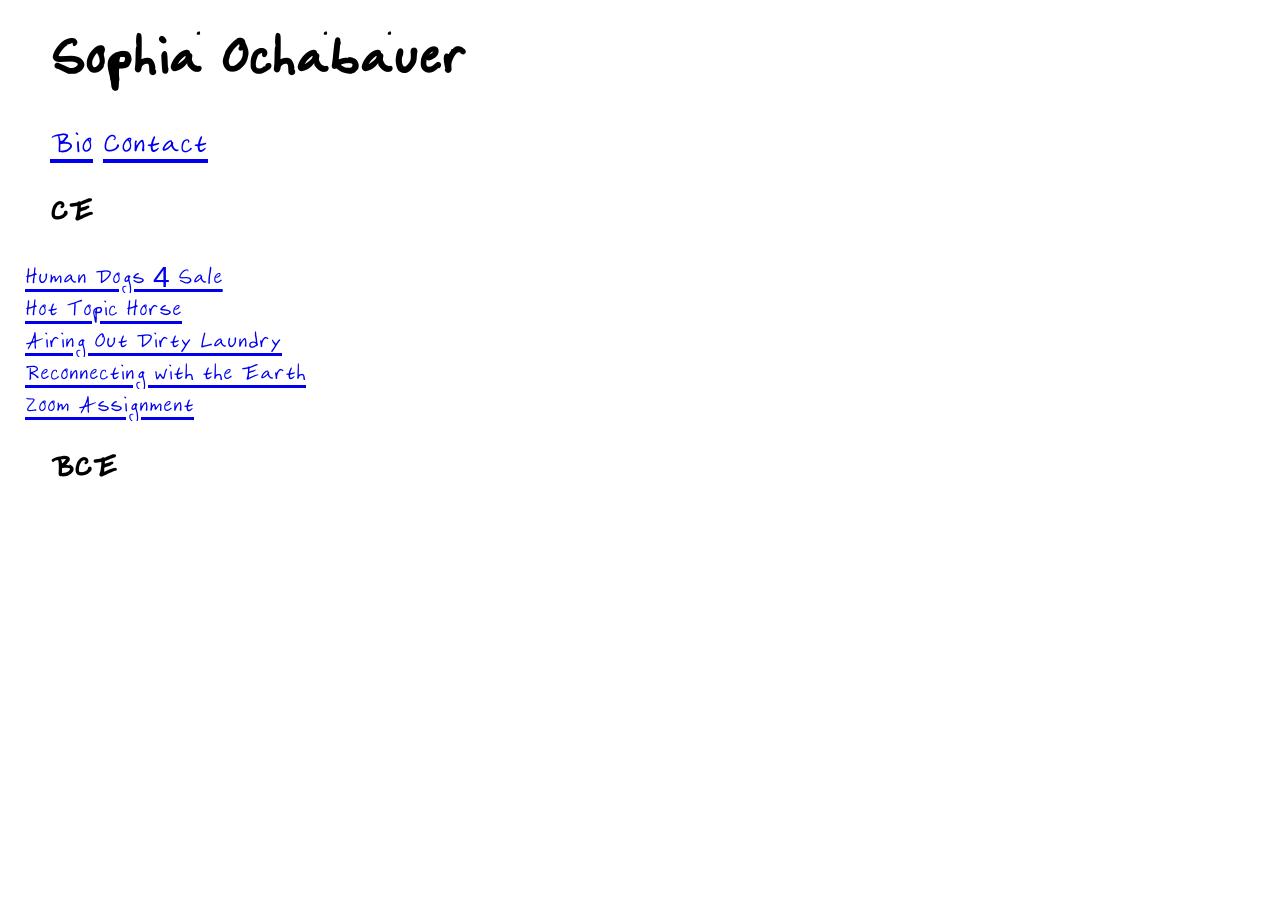
<file: html/index.html>
<!DOCTYPE html>
<head>
  <link rel="stylesheet" href="../css/Fonts.css">
  <title>Sophia Ochabauer</title>
</head>
<body>
  <h1>Sophia Ochabauer</h1>
  <div class="topnav">
      <a href="Bio.html">Bio</a>
      <a href="Contact.html">Contact</a>
    </div> 
  <h2>CE</h2>
  <a href="HumanDogsForSale.html">Human Dogs 4 Sale</a><br />
  <a href="HotTopicHorse.html">Hot Topic Horse</a><br />
  <a href="AiringOutDirtyLaundry.html">Airing Out Dirty Laundry</a><br />
  <a href="ReconnectingWithTheEarth.html">Reconnecting with the Earth</a><br />
  <a href="ZoomAssignment.html">Zoom Assignment</a><br />
  <h2>BCE</h2>
</body>
</html>
</file>
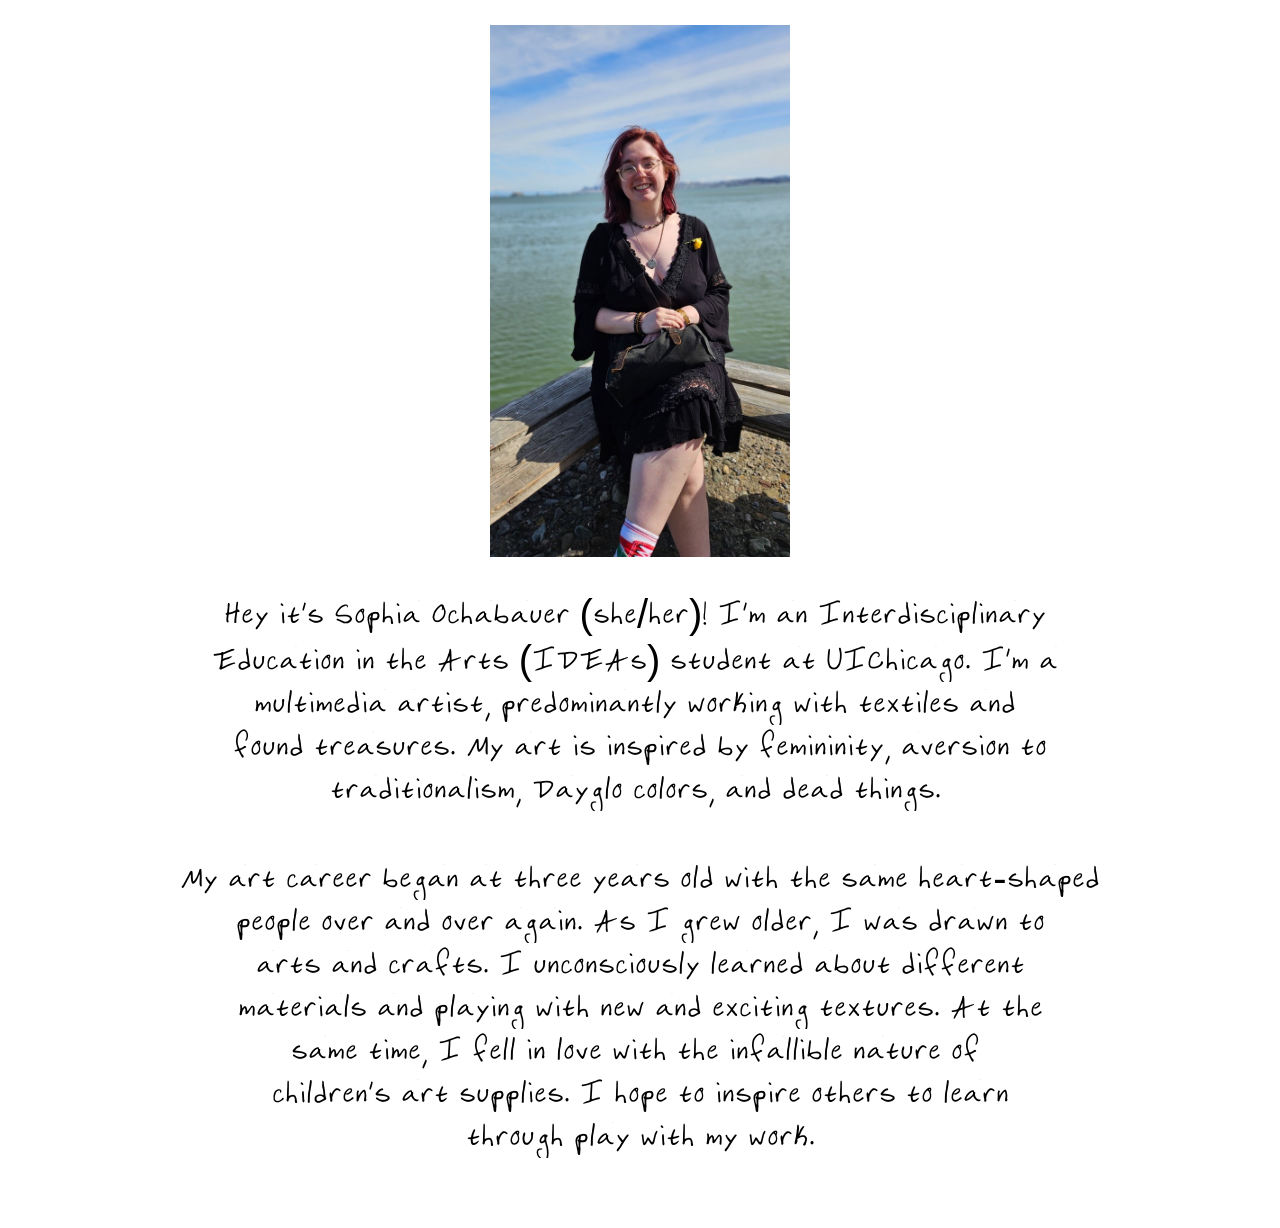
<file: Bio.html>
<!DOCTYPE html>
<head>
    <link rel="stylesheet" href="css/Fonts.css">
    <title>Bio</title>
</head>

<div style="text-align: center;">
    <img src="assets/SofiBioImg.jpeg" alt="Picture of me" style="max-width: 50%; height: auto; width: 300px;">
</div>

<pre style="text-align: center;">
Hey it’s Sophia Ochabauer (she/her)! I’m an Interdisciplinary 
Education in the Arts (IDEAs) student at UIChicago. I’m a 
multimedia artist, predominantly working with textiles and 
found treasures. My art is inspired by femininity, aversion to
traditionalism, Dayglo colors, and dead things. 
     
My art career began at three years old with the same heart-shaped
people over and over again. As I grew older, I was drawn to
arts and crafts. I unconsciously learned about different
materials and playing with new and exciting textures. At the
same time, I fell in love with the infallible nature of 
children’s art supplies. I hope to inspire others to learn
through play with my work.
    </pre>
</html>
</file>
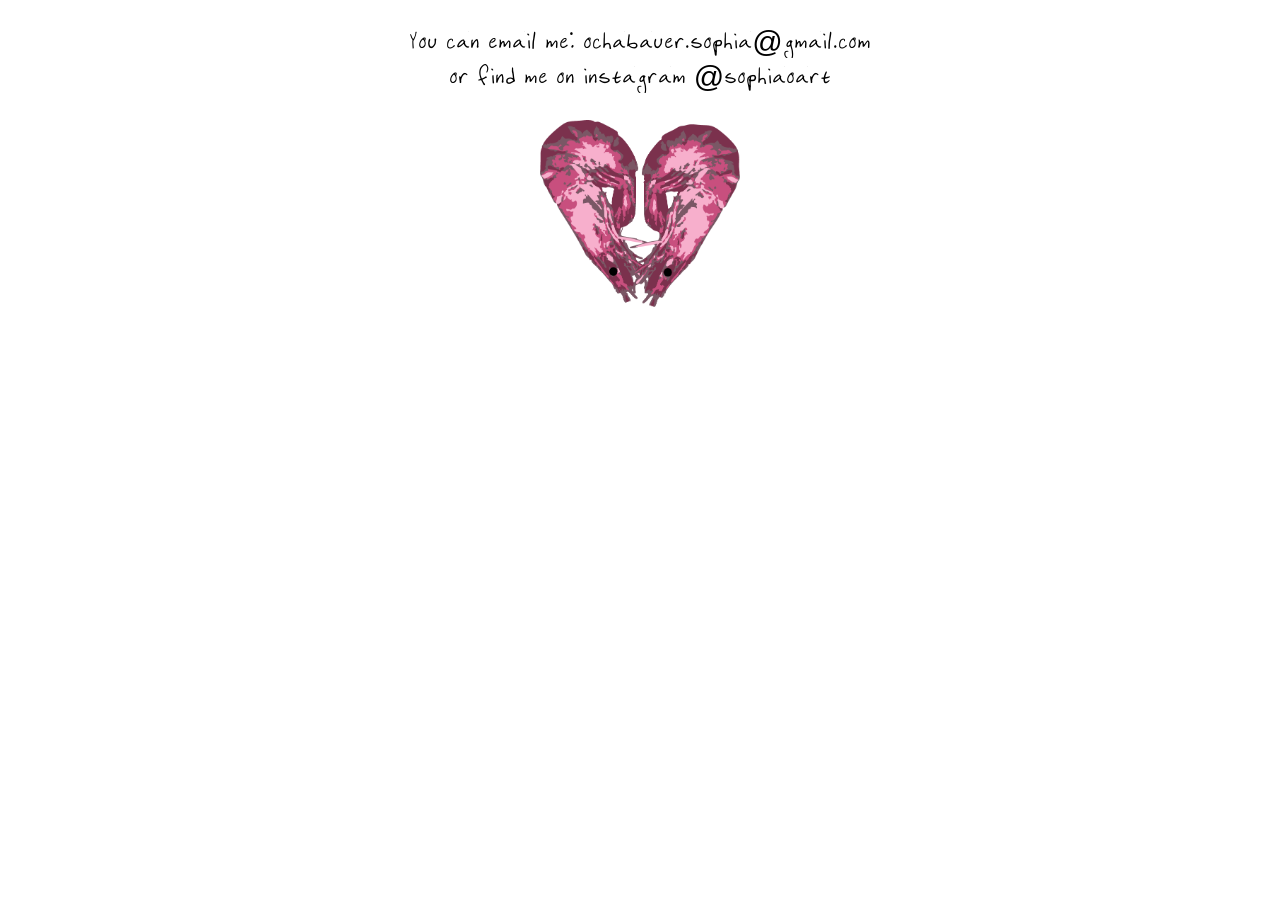
<file: Contact.html>
<!DOCTYPE html>

<head>
    <link rel="stylesheet" href="css/Fonts.css">
    <title>Contact</title>
</head>
<body style="text-align: center;">
You can email me:
ochabauer.sophia@gmail.com
<br>
or find me on instagram @sophiaoart
</body>
<div style="text-align: center;">
    <img src="assets/shrimpslove.png"style="max-width: 50%; height: auto; width: 200px;">
</div>
</html>
</file>
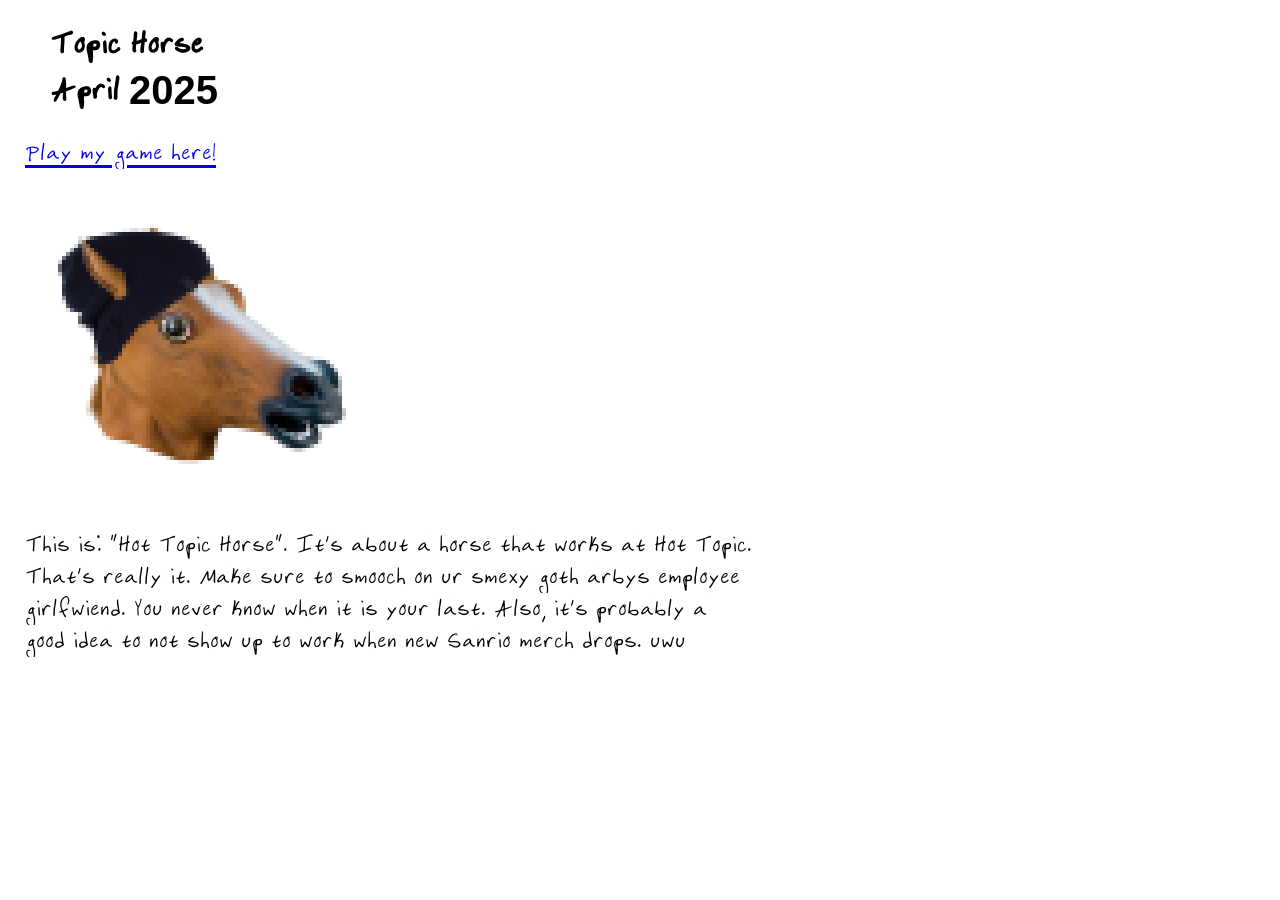
<file: HotTopicHorse.html>
<!DOCTYPE html>
<head>
    <link rel="stylesheet" href="css/Fonts.css">
    <title>Hot Topic Horse</title>
</head>
<h2> Topic Horse <br>
    April 2025 <br>
</h2>

<body>


<a href="https://sochabauer.github.io/HotTopicHorseFinal/">Play my game here!</a>

<div>
    <img src="assets/emo_horse.png" style="max-width: 50%; height: auto; width: 300px;">
</div>

This is: “Hot Topic Horse”. It’s about a horse that works at Hot Topic. <br>
That’s really it. Make sure to smooch on ur smexy goth arbys employee <br>
girlfwiend. You never know when it is your last. Also, it’s probably a <br> 
good idea to not show up to work when new Sanrio merch drops. uwu
</body>

</html>
</file>
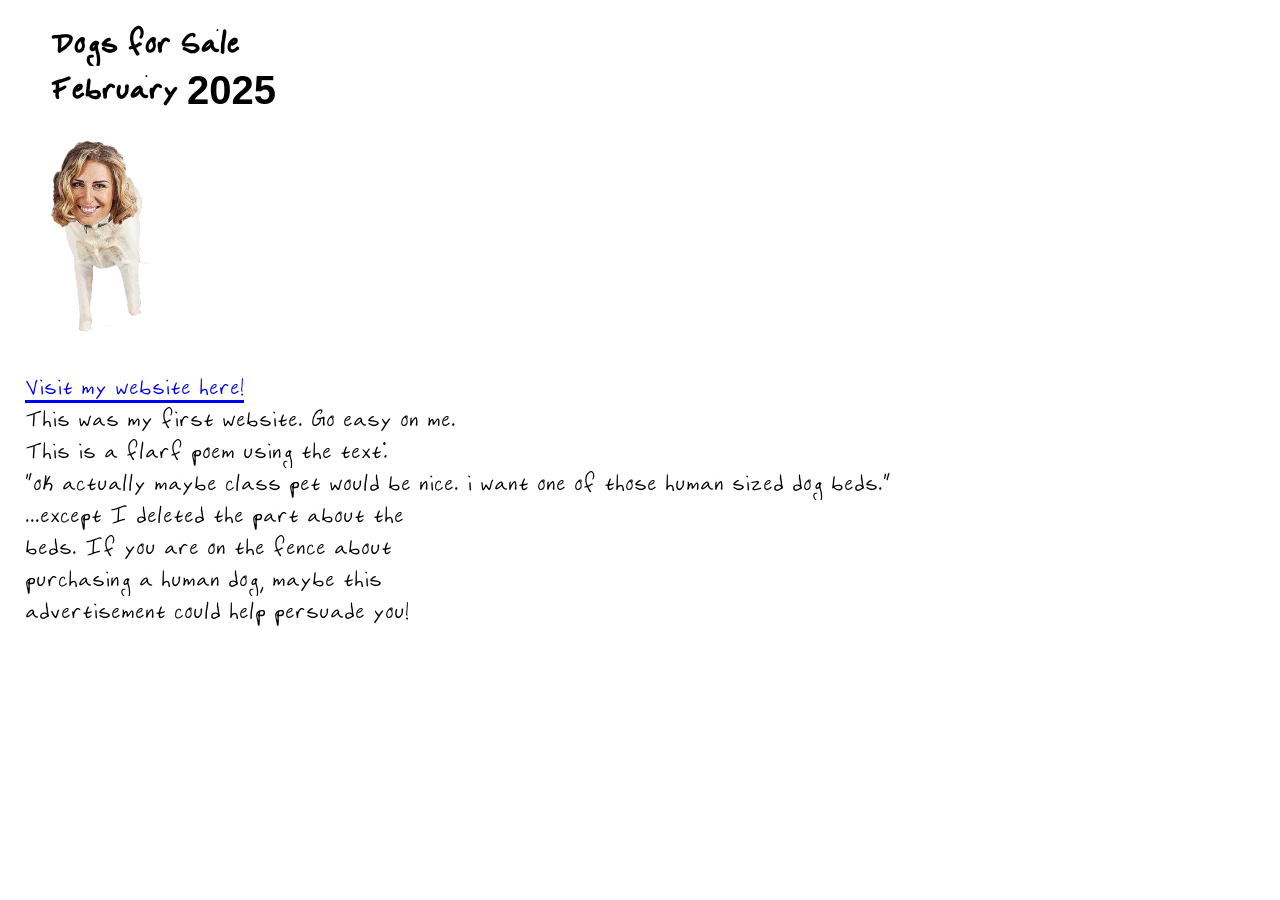
<file: HumanDogsForSale.html>
<!DOCTYPE html>
<head>
    <link rel="stylesheet" href="css/Fonts.css">
    <title>Human Dogs for Sale</title>
</head>
<h2>Dogs for Sale <br>
February 2025 <br>
</h2> 
<body>


<div>
    <img src="assets/HumanDog.png" style="max-width: 50%; height: auto; width: 100px;">
</div>

<a href="https://sochabauer.github.io/Project_1_SOchabauer/">Visit my website here!</a> <br>

This was my first website. Go easy on me. <br>
This is a flarf poem using the text: <br> 
“ok actually maybe class pet would be nice. i want one of those human sized dog beds." <br> 
...except I deleted the part about the <br>
beds. If you are on the fence about <br> 
purchasing a human dog, maybe this <br> 
advertisement could help persuade you!
</body>
</html>
</file>
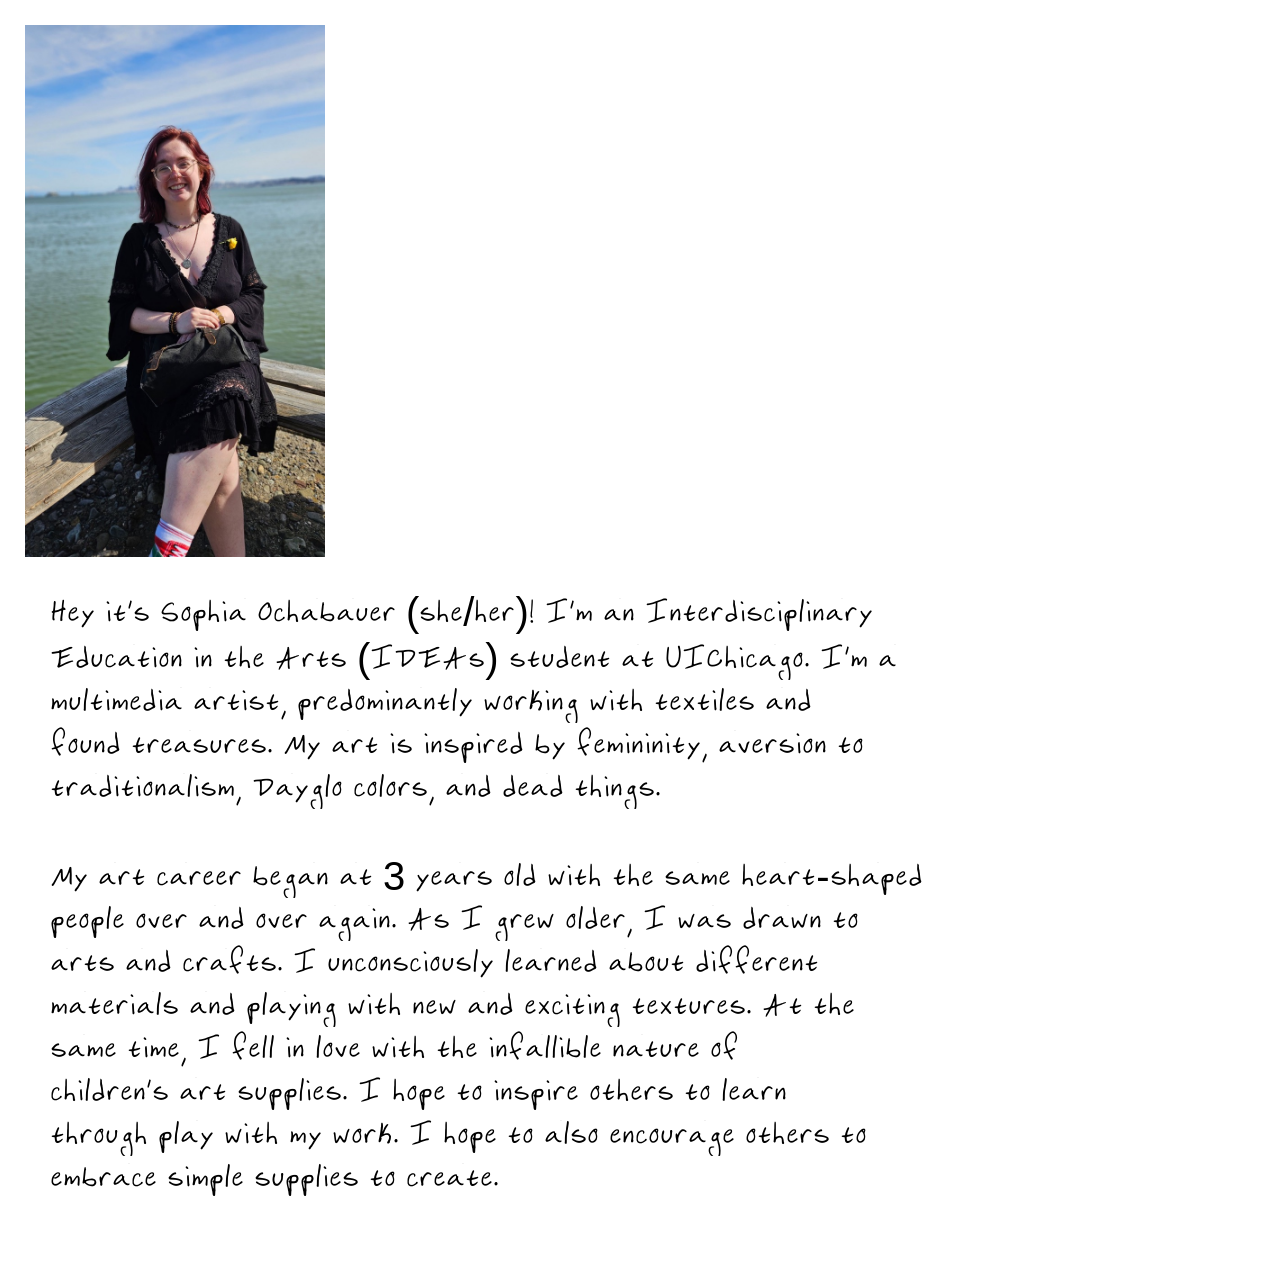
<file: html/Bio.html>
<!DOCTYPE html>
<head>
    <link rel="stylesheet" href="../css/Fonts.css">
    <title>Bio</title>
</head>

<div style="text-align: center;"></div>
    <img src="../assets/SofiBioImg.jpeg" alt="Picture of me" style="max-width: 50%; height: auto; width: 300px;">
</div>

<pre>
Hey it’s Sophia Ochabauer (she/her)! I’m an Interdisciplinary 
Education in the Arts (IDEAs) student at UIChicago. I’m a 
multimedia artist, predominantly working with textiles and 
found treasures. My art is inspired by femininity, aversion to
traditionalism, Dayglo colors, and dead things. 
     
My art career began at 3 years old with the same heart-shaped
people over and over again. As I grew older, I was drawn to
arts and crafts. I unconsciously learned about different
materials and playing with new and exciting textures. At the
same time, I fell in love with the infallible nature of 
children’s art supplies. I hope to inspire others to learn
through play with my work. I hope to also encourage others to
embrace simple supplies to create.
    </pre>
</html>
</file>
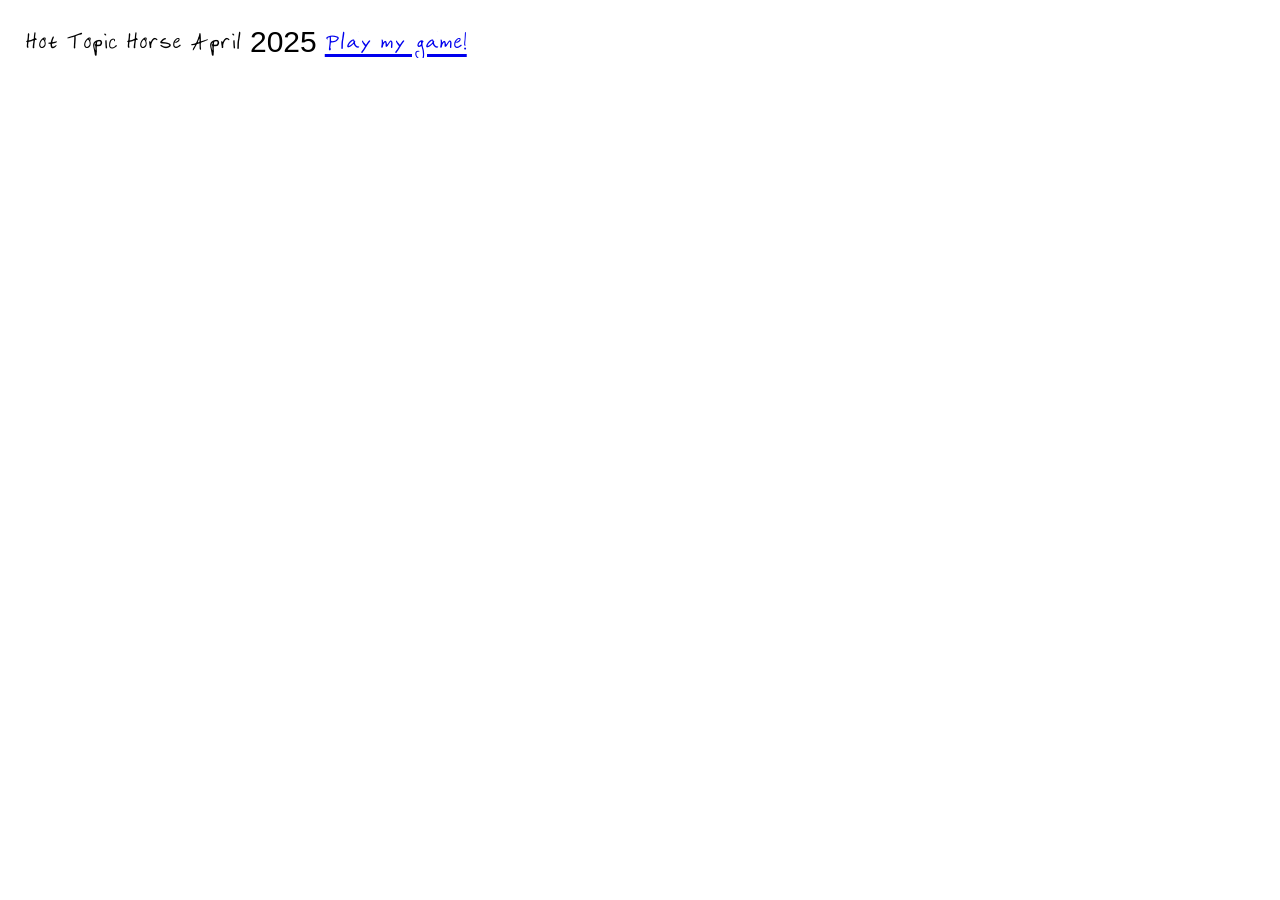
<file: html/HotTopicHorse.html>
<!DOCTYPE html>
<head>
    <link rel="stylesheet" href="../css/Fonts.css">
    <title>Hot Topic Horse</title>
</head>
<body>
Hot Topic Horse
April 2025

<a href="https://sochabauer.github.io/HotTopicHorseFinal/">Play my game!</a>
</body>

</html>
</file>
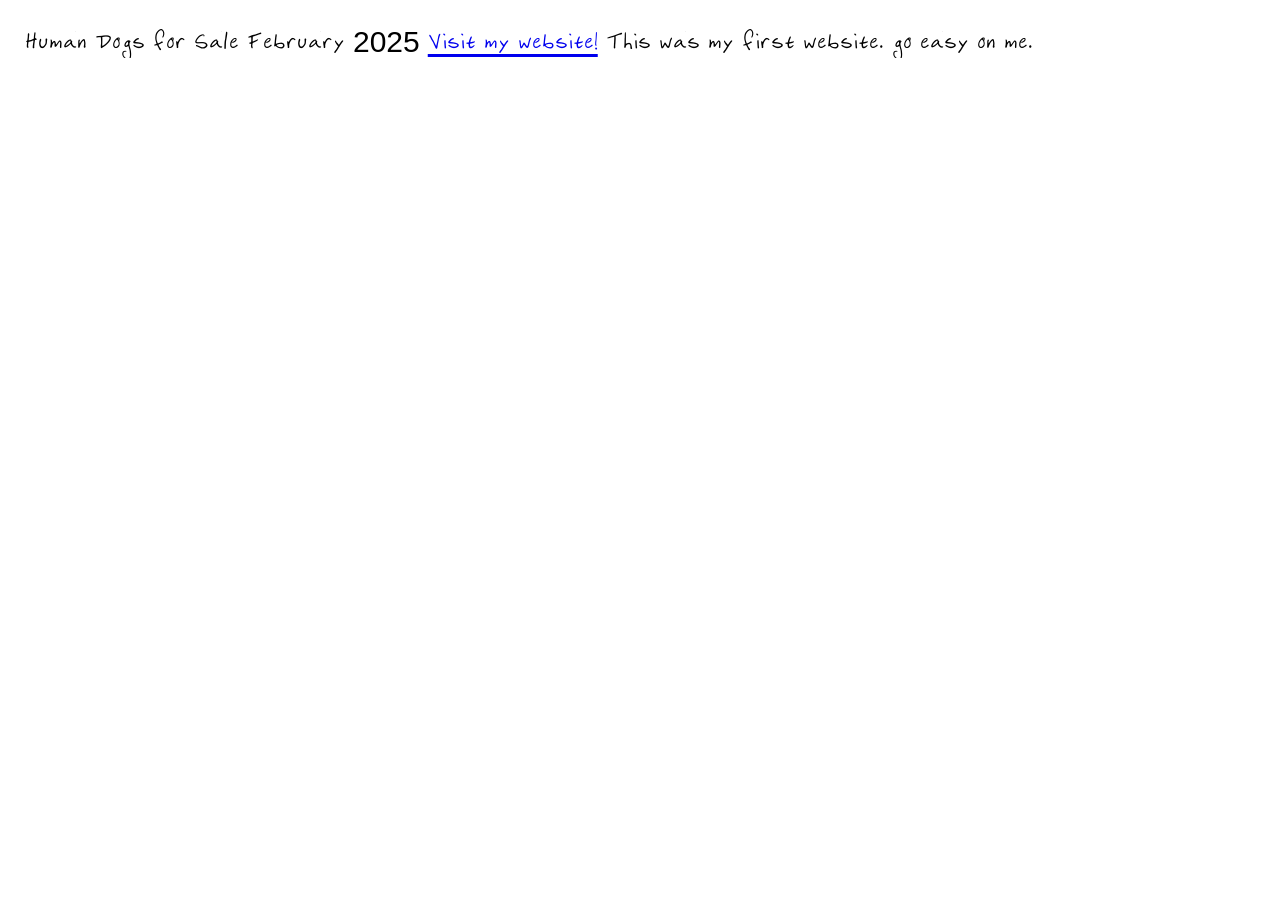
<file: html/HumanDogsForSale.html>
<!DOCTYPE html>
<head>
    <link rel="stylesheet" href="../css/Fonts.css">
    <title>Human Dogs for Sale</title>
</head>
<body>
Human Dogs for Sale
February 2025


<a href="https://sochabauer.github.io/Project_1_SOchabauer/">Visit my website!</a>

This was my first website. go easy on me.

</body>
</html>
</file>
<file: css/Fonts.css>
@font-face {
	font-family: 'Sofi';
	src: url('../assets/Sofi-Regular.ttf');
	margin: 25px 25px 25px 25px; 
}

body {
	font-family: 'Sofi', sans-serif;
	font-size: 30px;
	margin: 25px 25px 25px 25px; 
}

pre {
	font-family: 'Sofi', sans-serif;
	font-size: 40px;
	margin: 25px 25px 25px 25px; 
}
h1 {
	font-family: 'Sofi', sans-serif;
	font-size: 70px;
	margin: 25px 25px 25px 25px; 
}

h2 {
	font-family: 'Sofi', sans-serif;
	font-size: 40px;
	margin: 25px 25px 25px 25px; 
}

head {
	font-family: 'Sofi', sans-serif;
	font-size: 40px;
	margin: 25px 25px 25px 25px; 
}

div {
	font-family: 'Sofi', sans-serif;
	font-size: 40px;
	margin: 25px 25px 25px 25px; 
}

title {
	font-family: 'Sofi', sans-serif;
	font-size: 40px;
	margin: 25px 25px 25px 25px; 
}
</file>
